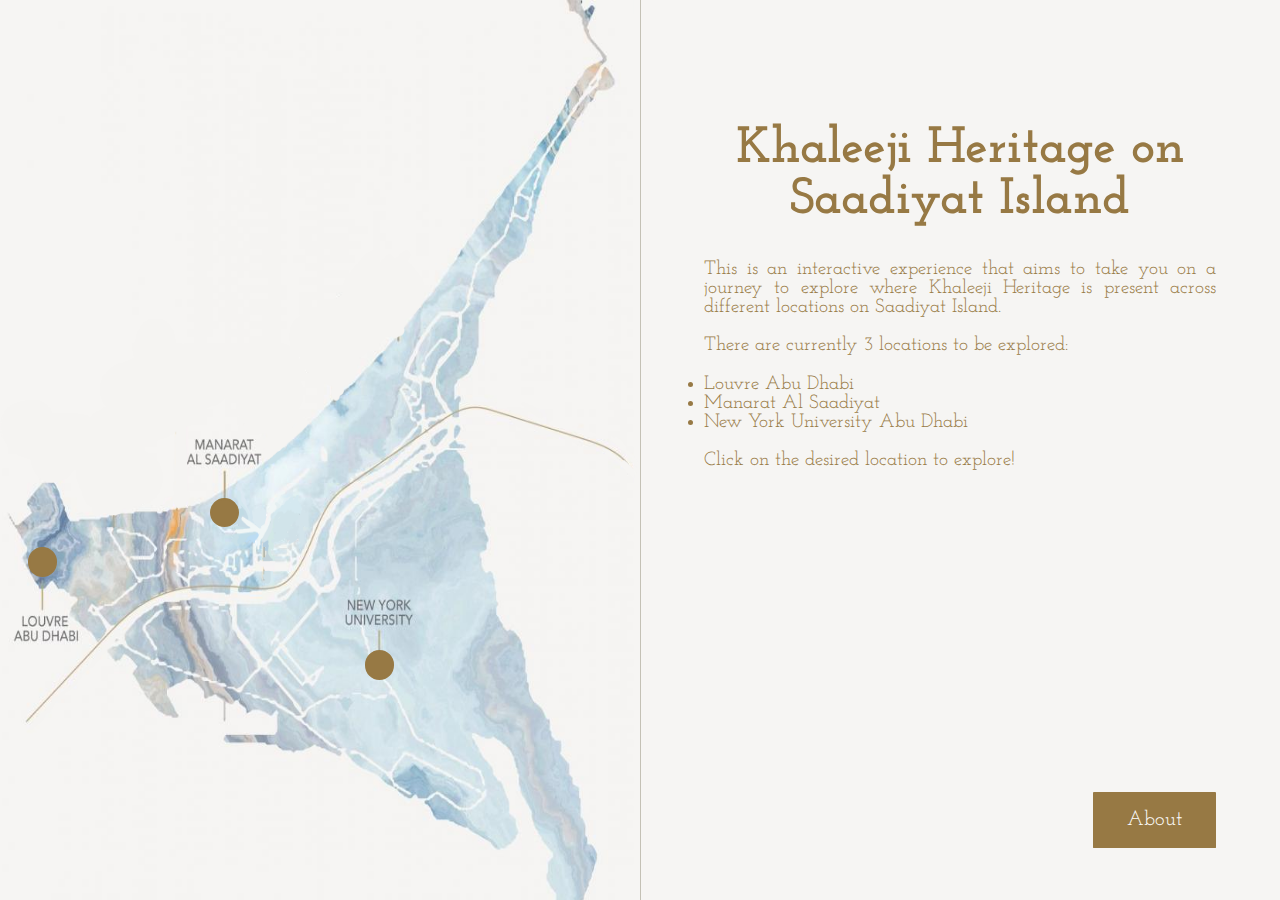
<file: index.html>
<!DOCTYPE html>
<html lang="en">

<head>
    <meta charset="UTF-8">
    <meta http-equiv="X-UA-Compatible" content="IE=edge">
    <meta name="viewport" content="width=device-width, initial-scale=1.0">
    <link rel="stylesheet" href="style.css">
    <title> Khaleeji Music Heritage </title>
    <script src="script.js"></script>
</head>

<body>
    <div class="background-container">
        <img src="/images/map.png" alt="map">
    </div>
    <div class="center-line"></div>
    <div class="description">
        <h1> Khaleeji Heritage on Saadiyat Island</h1>
        <p>This is an interactive experience that aims to take you on a journey to explore where Khaleeji Heritage is
            present across different locations on Saadiyat Island.</p>
        <P>There are currently 3 locations to be explored:</P>
        <li>Louvre Abu Dhabi</li>
        <li>Manarat Al Saadiyat</li>
        <li>New York University Abu Dhabi</li>
        <p>Click on the desired location to explore!</p>
    </div>

    <button class="about-button" onclick="displayAbout()"> About </button>

    <div class="about">
        <div class="about-description">
            <h1> About</h1>
            <p> This is an online interactive experience exploring how Khaleeji heritage is presented across various
                locations on Saadiyat Island in Abu Dhabi, UAE. This website is built from scratch and it exhibits
                Khaleeji heritage at the following locations: Manarat Al Saadiyat, Louvre Abu Dhabi, and NYU Abu Dhabi.
                The goal of this project is to depict the essence of ethnography for users by taking them on a
                mesmerizing journey that provides them with the chance to see and hear for themselves aspects that
                represent Khaleeji heritage in its raw form. It allows them to take part in the amazing cultural
                experience of Khaleeji heritage regardless of geographical boundaries. The website’s purpose is not to
                be a form of a virtual exhibition of the Khaleeji heritage on its own but to share our own narratives by
                portraying what we heard and saw. The creation of the website and the works displayed are based on
                ethnographic research conducted by Alia Waleed and Umair Shah and are specific to May-June 2022 as some
                of the shown aspects were specifically exhibited during this period.
            </p>
            <p>The motivation for this artwork stems from our own lack of knowledge of the Khaleeji heritage prior to
                taking this course. Although we are living in the UAE, we were hardly aware of places that represented
                the Khaleeji heritage. Through the duration of this course, we became acquainted with numerous sources
                and representations of Khaleeji heritage on Saadiyat Island itself, and so we realized that the
                treasures of Khaleeji heritage are not as far from us as we assumed them to be rather they are merely
                under-explored. Driven by the motive to make Khaleeji heritage more accessible and apparent in the
                cultural paradigm, we created this audio-visual website. The purpose of this website, as stated above,
                is to make the Khaleeji heritage more accessible to others by sharing our own experiences.
            </p>
            <p>
                Throughout the duration of our course, “Engaging Khaleeji Musical Heritage: An Introduction to Applied
                Ethnomusicology”, we not only read engaging texts pertinent to ethnography, Khaleeji music, and
                heritage, but we also had the luxury of visiting esteemed places like the Louvre Abu Dhabi to experience
                this heritage on our own, leaving room for interpretations as we did not have a tour guide. Therefore,
                we believe that it would be beneficial if we convey a more holistic and sensory experience to our
                audience as well. Using an audio-visual approach on the website helps us make the experience of
                interacting with the Khaleeji heritage more immersive and inspirational as the audience is exposed to
                multiple stimuli as opposed to only being exposed to one stimulus [for example, as opposed to merely
                just reading about the heritage].

            </p>
            <p>
                As we previously mentioned, the website does not serve as a virtual exhibition rather it is the
                depiction of the Khaleeji heritage through our lens. All the videos and audio media on the website are
                taken directly by us and therefore represent our perspective of the Khaleeji heritage experience i.e.
                what we saw and what we heard. This opens the floor to interpretation as the audience can then
                experience the heritage through our lens yet form their backgrounds and perspectives of their own.

            </p>
        </div>
    </div>

    <div class="buttons">
        <button class="button" id="louvre" onclick="enterLouvre()"></button>
        <button class="button" id="nyu" onclick="enterNYU()"></button>
        <button class="button" id="manarat" onclick="enterManarat()"></button>
    </div>

</body>

</html>
</file>
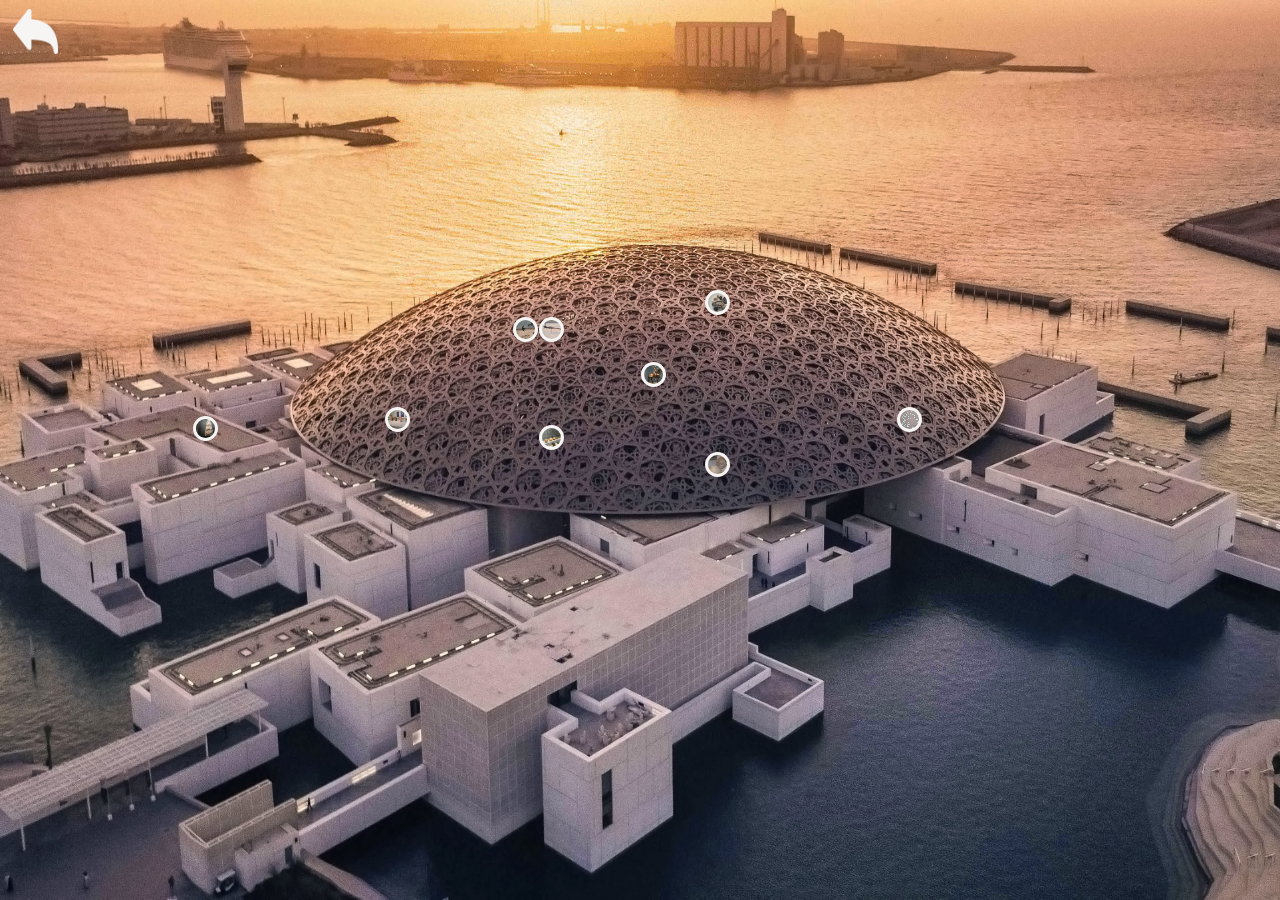
<file: louvre/index.html>
<!DOCTYPE html>
<html lang="en">

<head>
    <meta charset="UTF-8">
    <meta http-equiv="X-UA-Compatible" content="IE=edge">
    <meta name="viewport" content="width=device-width, initial-scale=1.0">
    <title> Louvre Abu Dhabi</title>
    <script src="script.js"></script>
    <link rel="stylesheet" href="style.css">
</head>
<body>
    
    <div>
        <img src="/images/white-back.png" alt="back button" id="back-button" onclick="goHome()">
    </div>
    
    <div class="background-container">
        <img src="/louvre/images/Back.jpg" alt="map">
    
        <div class="works">
            <div class="button" id="axe" onclick="display(this.id)"></div>
            
            <div class="button" id="dagger" onclick="display(this.id)"></div>

            <div class="button" id="pots" onclick="display(this.id)"></div>
            
            <div class="button" id="bottles" onclick="display(this.id)"></div>
            </div>

            <div class="button" id="stones" onclick="display(this.id)"></div>
        
            <div class="button" id="stars" onclick="display(this.id)"></div>
        
            <div class="button" id="horse" onclick="display(this.id)"></div>
            
            <div class="button" id="feather" onclick="display(this.id)"></div>
        
            <div class="button" id="posts" onclick="display(this.id)"></div>
        

    </div>
    
    <div id="overlay">
        <div id="card">
            <img id="art-image">
            <p id="close" onclick="back()">x</p>
<!--
            <h3>Food For Thought - Al Muallaqat</h3>
            <p>Saudi Arabia, Riyadh, 2013
                <br/>
                Maha Malluh (Riyadh, 1959)
                <br/>
                <br/>
                Eleven burned cooking pots
            </p>
-->
        </div>
    </div>
    
    
</body>

</html>


<!--
    <div class="works">
        <div class="artwork" id="vaadaka" onclick="display(this.id)"> VAADAKA</div>
        <div class="artwork" id="fwalat" onclick="display(this.id)"> FWALAT AL ASER </div>
        <div class="artwork" id="past-voices" onclick="display(this.id)"> PAST VOICES </div>
        <div class="artwork" id="dish" onclick="display(this.id)"> DISH</div>
        <div class="artwork" id="outside-in" onclick="display(this.id)"> OUTSIDE IN</div>
        <div class="artwork" id="volcano" onclick="display(this.id)"> AL-BURKAN</div>
        <div class="artwork" id="hauntology" onclick="display(this.id)"> OF HOPE, HOME, AND HAUNTOLOGY </div>
        <div class="artwork" id="boy" onclick="display(this.id)"> THE 90S KID</div>
        <div class="artwork" id="girl" onclick="display(this.id)"> THE 90S KID</div>
    </div>
    <div id="overlay">
        <div id="card">
            <img id="art-image" onmouseover="playAudio(this.className)" onmouseout="stopAudio(this.className)">
            <p id="close" onclick="back()">x</p>
            <p id="instructions"> Hover over the image to play audio!</p>
        </div>
    </div>-->
</file>
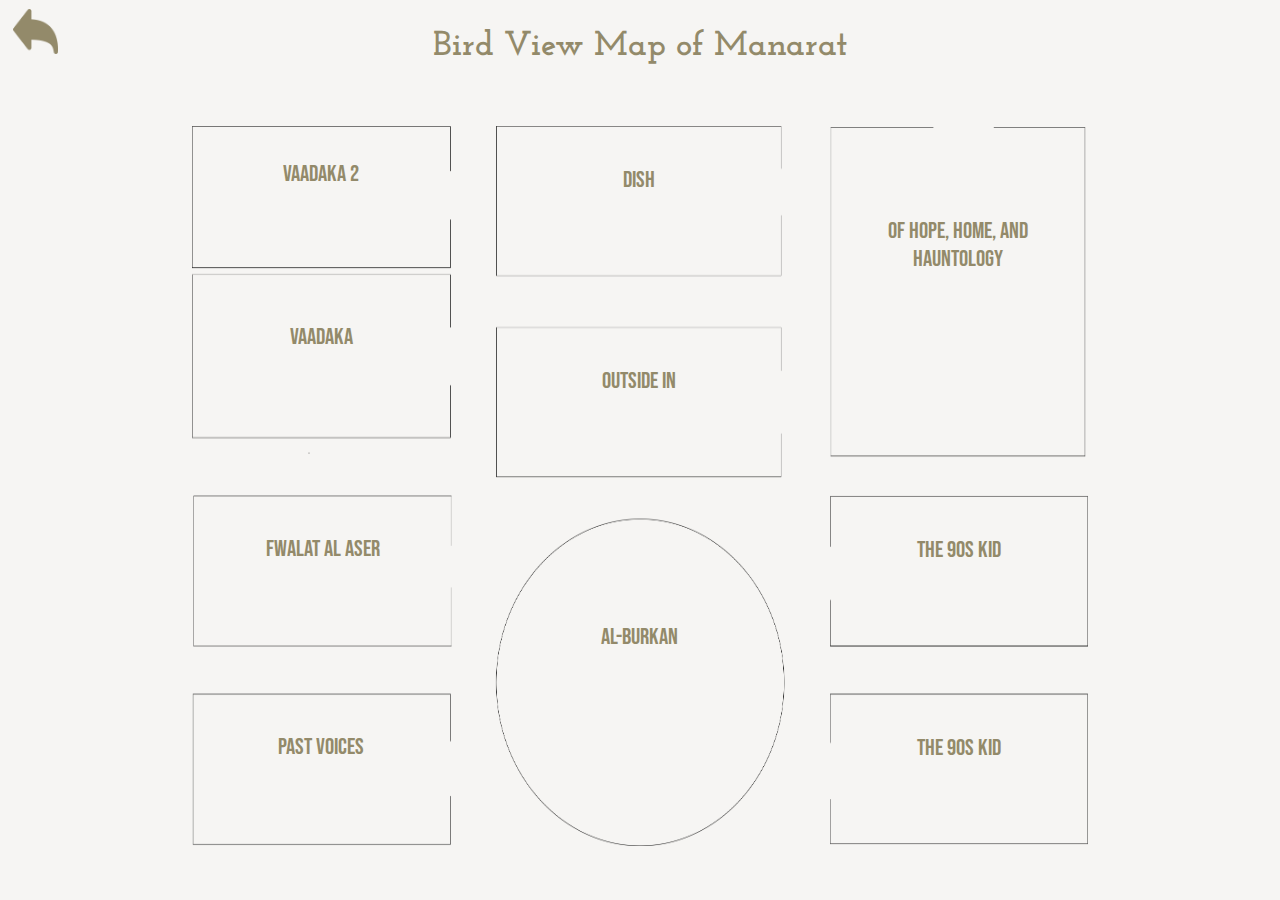
<file: manarat/index.html>
<!DOCTYPE html>
<html lang="en">

<head>
    <meta charset="UTF-8">
    <meta http-equiv="X-UA-Compatible" content="IE=edge">
    <meta name="viewport" content="width=device-width, initial-scale=1.0">
    <title> Manarat Al Saadiyat </title>
    <script src="script.js"></script>
    <link rel="stylesheet" href="style.css">
</head>

<body>
    <img src="/images/back.png" alt="back button" id="back-button" onclick="goHome()">
    <img src="/manarat/images/map.png" class="background-container">
    <div class="works">
        <h2> Bird View Map of Manarat</h2>
        <div class="artwork" id="vaadakaTwo" onclick="display(this.id)"> VAADAKA 2</div>
        <div class="artwork" id="vaadaka" onclick="display(this.id)"> VAADAKA </div>
        <div class="artwork" id="fwalat" onclick="display(this.id)"> FWALAT AL ASER </div>
        <div class="artwork" id="past-voices" onclick="display(this.id)"> PAST VOICES </div>
        <div class="artwork" id="dish" onclick="display(this.id)"> DISH</div>
        <div class="artwork" id="outside-in" onclick="display(this.id)"> OUTSIDE IN</div>
        <div class="artwork" id="volcano" onclick="display(this.id)"> AL-BURKAN</div>
        <div class="artwork" id="hauntology" onclick="display(this.id)"> OF HOPE, HOME, AND HAUNTOLOGY </div>
        <div class="artwork" id="boy" onclick="display(this.id)"> THE 90S KID</div>
        <div class="artwork" id="girl" onclick="display(this.id)"> THE 90S KID</div>
    </div>
    <div id="overlay">
        <div id="card">
            <img id="art-image" onmouseover="playAudio(this.className)" onmouseout="stopAudio(this.className)">
            <p id="close" onclick="back()">x</p>
            <p id="instructions"> Hover over the image to play audio!</p>
        </div>
    </div>
</body>

</html>
</file>
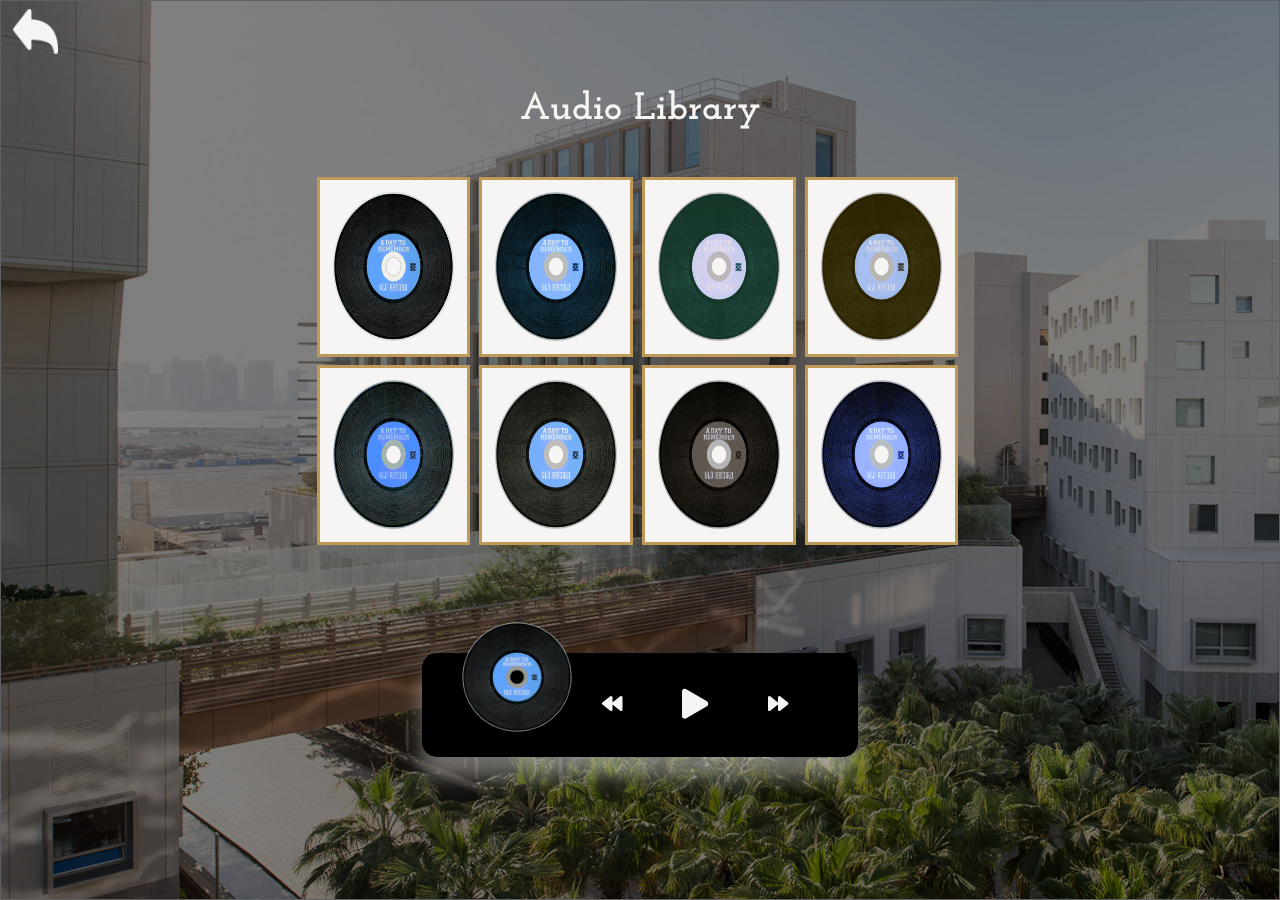
<file: nyu_audio/index.html>
<!DOCTYPE html>
<html lang="en">

<head>
    <meta charset="UTF-8">
    <meta name="viewport" content="width=device-width, initial-scale=1.0">
    <title>Music Player</title>
    <link rel="stylesheet" href="https://cdnjs.cloudflare.com/ajax/libs/font-awesome/5.15.4/css/all.min.css">
    <link rel="stylesheet" href="style.css">
</head>

<body>
    
    <img src="/images/white-back.png" alt="back button" class="back" id="back-button" onclick="goNYU()">
    
    <img class="background-container">
    
    <h2> Audio Library </h2>
    
    <br/>
    <br/>
    <br/>
    <br/>
    <br/>
    <br/>
    <br/>



    <div id="album">
        <img id = 'claps-1' class="0" src="images/claps.png" onClick="reply_click(this.className)" height="125px">
        <img id = 'cling-1' class="1" src="images/cling.png" onClick="reply_click(this.className)" height="125px">
        <img id = 'conclusion-1' class="2" src="images/conclusion.png" onClick="reply_click(this.className)" height="125px">
        <img id = 'discussion-1' class="3" src="images/discussion.png" onClick="reply_click(this.className)" height="125px">
        
    </div>
    
    <div id="album">
        <img id = "playing-1" class="4" onClick="reply_click(this.className)" src="images/playing.png" height="125px">
        <img id = "playingAgain-1" class="5" onClick="reply_click(this.className)" src="images/playingAgain.png" height="125px">
        <img id = "tightening-1" class="6" onClick="reply_click(this.className)"  src="images/tightening.png" height="125px">
        <img id = "workshop-1" class="7" onClick="reply_click(this.className)" src="images/workshop.png" height="125px">
    </div>

    
    <div id="overlay"></div>
            
    <div class="audio-container" id="audio-container">
        
        <div class="audio-info">
            <h4 id="title">Clap</h4>
            <div class="progress-container" id="progress-container">
                <div class="progress" id="progress"></div>
            </div>
        </div>
        <audio src="music/claps.wav" id="audio"></audio>
        <div class="img-container">
            <img src="images/claps.jpg" alt="music-cover" id="cover">
        </div>
        <div class="navigation">
            <button id="prev" class="action-btn">
                <i class="fas fa-backward"></i>
            </button>
            <button id="play" class="action-btn action-btn-big">
                <i class="fas fa-play"></i>
            </button>
            <button id="next" class="action-btn">
                <i class="fas fa-forward"></i>
            </button>

        </div>


    </div>
    <script src="script.js"></script>
</body>

</html>
</file>
<file: style.css>
@import url('https://fonts.googleapis.com/css2?family=Josefin+Slab&display=swap');

html,
body {
    margin: 0;
    padding: 0;
    background-color: #F6F5F3;
}

.background-container {
    height: 100vh;
}

.background-container img {
    width: 50%;
    height: 100%;
    position: absolute;
    z-index: 1;
    filter: grayscale(100%);
}

.background-container img:hover {
    filter: none;
}

.about {
    display: none;
    padding-right: 3%;
}

.about-button {
    position: absolute;
    top: 88vh;
    right: 5vw;
    z-index: 5;
    background-color: rgb(151, 121, 68);
    border: 2px solid rgb(151, 121, 68);
    color: white;
    font-family: 'Josefin Slab';
    font-size: 1.6vw;
    padding: 16px 32px;
    text-align: center;
    text-decoration: none;
    cursor: pointer;
    border-radius: 1%;
}

.about-button:hover {
    background-color: rgba(151, 121, 68, 0);
    border: 2px solid rgb(151, 121, 68);
    color: rgb(151, 121, 68);
}

.center-line {
    border-left: 1.5px solid #c4c1b5;
    top: 0;
    left: 50%;
    height: 100vh;
    z-index: 300;
    position: absolute;
}

.description,
.about {
    left: 50%;
    top: 0;
    position: absolute;
    margin-left: 5%;
    margin-right: 5%;
}

.description {
    margin-top: 5%;
    margin-bottom: 5%;
}

.about {
    overflow-y: scroll;
    height: 85vh;
    margin-left: 5%;
    margin-right: 5%;
    top: 0;
}

.about h1 {
    color: rgb(151, 121, 68);
    font-size: 4vw;
    text-align: center;
    font-family: 'Josefin Slab';
}

.description h1 {
    color: rgb(151, 121, 68);
    font-size: 4vw;
    text-align: center;
    font-family: 'Josefin Slab';
    padding-top: 5%;
}

p,
li {
    color: rgb(151, 121, 68);
    font-size: 1.5vw;
    font-family: 'Josefin Slab';
    text-align: justify;
    text-justify: inter-word;
}

.about p {
    line-height: 1.5;
}

.button {
    background-color: rgb(151, 121, 68);
    border: 2px solid rgb(151, 121, 68);
    color: white;
    padding: 1vw;
    text-align: center;
    text-decoration: none;
    font-size: 16px;
    margin: 2px 1px;
    cursor: pointer;
    border-radius: 50%;
    position: absolute;
    z-index: 10;
}

.button:hover {
    background-color: #aaa28200;
    border: 3px solid rgb(191 153 87);
    animation-name: stretch;
    animation-duration: 1.0s;
    animation-timing-function: ease-out;
    animation-direction: alternate;
    animation-iteration-count: infinite;
    animation-play-state: running;
}

@keyframes stretch {
    0% {
        transform: scale(1.0);
        border-radius: 100%;
    }
    50% {
        background-color: rgb(191 153 87);
    }
    100% {
        transform: scale(1.2);
    }
}

#louvre {
    top: 60.6vh;
    left: 2.1vw;
}

#nyu {
    top: 72vh;
    left: 28.4vw;
}

#manarat {
    top: 55.1vh;
    left: 16.3vw;
}
</file>
<file: louvre/style.css>
@import url('https://fonts.googleapis.com/css2?family=Josefin+Slab&display=swap');

html,
body {
    margin: 0;
    padding: 0;
/*
    background-image: url(images/Back.jpg);
    background-size: cover;
*/
    font-size: 2vw;
    color: #938a6a;
    font-family: "Josefin Slab";
}

.background-container {
    height: 100vh;
}

.background-container img {
    width: 100%;
    height: 100%;
    position: absolute;
    z-index: 1;
}


#back-image{
    height: 100vh;

}

#back-button{
    position: absolute;
    height: 5vh;
    top: 1vh;
    left: 1vw;
    cursor: pointer;
    z-index: 2;

}

.button {
    background-color: #F6F5F3;
    border: 3px solid #F6F5F3;
    color: white;
    padding: 0.75vw;
    text-align: center;
    text-decoration: none;
    font-size: 16px;
    margin: 2px 1px;
    cursor: pointer;
    border-radius: 50%;
    position: absolute;
    z-index: 10;
}

.button:hover{
    background-color: #aaa28200;
    border: 0.5px solid #F6F5F3;
/*    padding: 3vw;*/
    transform: scale(10);
    z-index: 11;
    animation-name: stretch;
    animation-duration: 0.5s;
}

@keyframes stretch {
    0% {
        transform: scale(1.0);
    }
    100% {
        transform: scale(10);
    }
}

.artwork {
    position: absolute;
    background-color: #C9DDE4;
    /* border-radius: 5%; */
    cursor: pointer;
    box-sizing: border-box;
    padding: 1%;
    text-align: center;
}

img {
    max-width: 100%; 
    max-height: 100%; 
    display: inline-grid;
    margin:auto;
}

#posts{

    top: 46vh;
    left: 15vw;
    background-image: url(images/posts.jpg);
    background-size: cover;
    
}

#feather{

    top: 50vh;
    left: 55vw;
    background-image: url(images/feather.jpg);
    background-size: cover;
    
}

#horse{

    top: 40vh;
    left: 50vw;
    background-image: url(images/horse.JPG);
    background-size: cover;
    
}


#stars{

    top: 45vh;
    left: 70vw;
    background-image: url(images/stars.jpg);
    background-size: cover;
    
}

#axe{

    top: 35vh;
    left: 40vw;
    background-image: url(images/axe.JPG);
    background-size: cover;
    
}

#bottles{

    top: 47vh;
    left: 42vw;
    background-image: url(images/bottles.jpg);
    background-size: cover;
    
}

#dagger{

    top: 35vh;
    left: 42vw;
    background-image: url(images/dagger.jpg);
    background-size: cover;
    
}

#pots{
    top: 32vh;
    left: 55vw;
    background-image: url(images/pots.jpg);
    background-size: cover;
}

#stones{
    top: 45vh;
    left: 30vw;
    background-image: url(images/stones.jpg);
    background-size: cover;
}

#overlay {
    width: 100vw;
    height: 100vh;
    background-color: rgba(0, 0, 0, 0.7);
    position: absolute;
    top: 0;
    z-index: 100;
}

/*
#card{
    top:20vh;
    height: 60vh;
    left: 30%;
    width: 70vw;
    position: absolute;
    box-sizing: border-box;
    padding: 1%;
    border-radius: 3%
}
*/


#card{
    background-color: #F6F5F3;
    top: 20vh;
    height: 51vh;
    left: 33vw;
    width: 33vw;
    position: absolute;
    box-sizing: border-box;
    padding: 0.7%;
/*    border-radius: 2%*/
    text-align: center;
}


#close{
    color: #F6F5F3;
    position: absolute;
    cursor: pointer;
    top: 1.5vh;
    right: 1.5vw;
    font-size: 2vw;
    margin: 0;
}

#instructions{
    text-align: center;
    margin-top: 2vh;
}
</file>
<file: manarat/style.css>
@import url('https://fonts.googleapis.com/css2?family=Bebas+Neue&display=swap');
@import url('https://fonts.googleapis.com/css2?family=Josefin+Slab&display=swap');

html,
body {
    margin: 0;
    padding: 0;
    background-color: rgb(246, 245, 243);
    font-size: 1.8vw;
    color: #938a6a;
    font-family: "Bebas Neue";
}

h2 {
    text-align: center;
    font-size: 2.7vw;
    font-family: "Josefin Slab";
}

.background-container {
    height: 80vh;
    width: 70vw;
    top: 14vh;
    left: 15vw;
    position: absolute;
}

#back-button{
    position: absolute;
    height: 5vh;
    top: 1vh;
    left: 1vw;
    cursor: pointer;
}

.artwork {
    position: absolute;
    background-color: #ffffff00;
    cursor: pointer;
    box-sizing: border-box;
    padding: 1%;
    text-align: center;
}

#vaadakaTwo {
    width: 20vw;
    height: 15.4vh;
    left: 15.1vw;
    top: 14.2vh;
    padding-top: 2.5%;
}

#vaadakaTwo:hover {
    background-color: rgb(99 61 41);
}

#vaadaka {
    width: 20vw;
    height: 17.8vh;
    left: 15.1vw;
    top: 30.6vh;
    padding-top: 3.7%;
}

#vaadaka:hover {
    background-color: rgb(17 33 104);
}

#fwalat {
    left: 15.2vw;
    width: 20vw;
    height: 16.4vh;
    top: 55.2vh;
    padding-top: 3%;
}

#fwalat:hover {
    background-color: rgb(174 146 122);
}

#past-voices {
    left: 15.1vw;
    width: 20vw;
    height: 16.6vh;
    top: 77.2vh;
    padding-top: 3%;
}

#past-voices:hover {
    background-color: rgb(106, 17, 158);
}

#dish {
    left: 38.9vw;
    width: 22vw;
    height: 16.4vh;
    top: 14.2vh;
    padding-top: 3%;
}

#dish:hover {
    background-color: rgb(0 13 39);
}

#outside-in {
    left: 38.85vw;
    width: 22.1vw;
    height: 16.5vh;
    top: 36.5vh;
    padding-top: 3%;
}

#outside-in:hover {
    background-color: rgb(196 188 175);
}

#volcano {
    left: 38.8vw;
    width: 22.4vw;
    height: 36vh;
    top: 57.8vh;
    border-radius: 50%;
    padding-top: 8%;
}

#volcano:hover {
    background-color: rgb(244, 217, 216);
}

#hauntology {
    width: 19.7vw;
    height: 36.3vh;
    right: 15.3vw;
    top: 14.2vh;
    padding-top: 7%;
}

#hauntology:hover {
    background-color: rgb(92 94 84);
}

#boy {
    width: 20vw;
    height: 16.4vh;
    right: 15.1vw;
    top: 55.3vh;
    padding-top: 3%;
}

#boy:hover {
    background-color: rgb(28, 13, 201);
}

#girl {
    width: 20vw;
    height: 16.4vh;
    right: 15.1vw;
    top: 77.3vh;
    padding-top: 3%;
}

#girl:hover {
    background-color: #e2a5d9;
}

#overlay {
    width: 100vw;
    height: 100vh;
    background-color: rgba(0, 0, 0, 0.7);
    position: absolute;
    top: 0;
    display: none;
}

#card{
    background-color: #F6F5F3;
    top: 10vh;
    height: 80vh;
    left: 35vw;
    width: 30vw;
    position: absolute;
    box-sizing: border-box;
    padding: 1%;
}

img {
    max-width: 100%; 
    max-height: 92%; 
    display:block;
    margin:auto;
}

#close{
    position: absolute;
    cursor: pointer;
    top: 0vh;
    right: 0.5vw;
    font-size: 2vw;
    margin: 0;
    font-family: "Josefin Slab";
}

#instructions{
    text-align: center;
    margin-top: 2vh;
}
</file>
<file: nyu_audio/style.css>
@import url('https://fonts.googleapis.com/css?family=Lato&display=swap');
@import url('https://fonts.googleapis.com/css2?family=Josefin+Slab&display=swap');

*{
    box-sizing: border-box;
}

body{
    height: 100vh;
    margin: 0;
    font-family: 'Lato', sans-serif;
    /*background-image: linear-gradient(
    0deg,
    rgba(247, 247, 247, 1) 23.8%,
    rgba(252, 221, 221, 1) 92%
  );*/
/*    background-image: linear-gradient(0deg, rgba(251,252,13,1) 23.8%, rgba(255,170,1,0.99) 92%);*/
    
    display: flex;
    flex-direction: column;
    align-items: center;
    justify-content: center;
}

.background-container {
  background-image: url("/nyu/images/nyu.jpeg");
  background-repeat: no-repeat;
  height: 100vh;
  width: 100vw;
  position:fixed;
}

h2{
  color: #F6F5F3;
  text-align: center;
  padding-bottom: 3%;
  font-size: 3vw;
  margin-top: 0;
  font-family: 'Josefin Slab';
  z-index: 5;
  position: absolute;
  top: 10vh;
}

#album img {
  width: 12vw;
  height: 20vh;
    padding: 2%;
    background-color: #F6F5F3; 
    margin-right: 5px;
    margin-bottom: 5px;

    border: 3px solid rgb(191,153,87);

}

#album img:hover {
  transform: scale(1.2);
}

#overlay {
  width: 100vw;
  height: 100vh;
  background-color: rgba(0, 0, 0, 0.5);
  position: absolute;
  position:fixed;
  top: 0;
}

#album {
    display: subgrid;
    border-radius: 50%;
    object-fit: cover;
    z-index: 100;
    grid-template-columns: repeat(4);
/*    position: relative;*/
    align-content: center;
}



/* #overplow{ */
/*    position: absolute;*/
/*    transform: translateX(0%);*/
/* } */


/* #overplow:hover{ */
/*    background-color: #aaa28200;*/
/*    border: 1px solid bisque;*/
/*    padding: 3vw;*/
/*    transform: scale(1.2);*/
/*    z-index: 1000;*/

/*  */



.audio-container{
    background-color: #000;
    border-radius: 15px;
    box-shadow: 0 20px 20px 0 #f6f5f368;
    display: flex;
    padding: 25px 40px;
    position: relative;
    margin: 100px 0;
    z-index: 10;
}

.img-container {
    position: relative;
    width: 110px;
  }

  .img-container img {
    border-radius: 50%;
    object-fit: cover;
    height: 110px;
    width: inherit;
    position: absolute;
    bottom: 0;
    left: 0;
    animation: rotate 3s linear infinite;
    animation-play-state: paused;
    
  }

  .audio-container.play .img-container img {
    animation-play-state: running;
  }

  @keyframes rotate {
    from {
      transform: rotate(0deg);
    }
  
    to {
      transform: rotate(360deg);
    }
  }

  .navigation {
    display: flex;
    align-items: center;
    justify-content: center;
    z-index: 1;
  }
  
  .action-btn {
    background-color: #000;
    border: 0;
    color: #F6F5F3;
    font-size: 20px;
    cursor: pointer;
    padding: 10px;
    margin: 0 20px;
  }


  .action-btn.action-btn-big {
    color: #F6F5F3;
    font-size: 30px;
  }

  .action-btn:focus {
    outline: 0;
  }

  .audio-info {
    background-color: #F6F5F3;
    border-radius: 15px 15px 0 0;
    position: absolute;
    top: 0;
    left: 20px;
    width: calc(100% - 40px);
    padding: 10px 10px 10px 150px;
    opacity: 0;
    transform: translateY(0%);
    transition: transform 0.3s ease-in, opacity 0.3s ease-in;
    z-index: 0;
  }
  
  .audio-container.play .audio-info {
    opacity: 1;
    transform: translateY(-100%);
  }
  
  .audio-info h4 {
    margin: 0;
  }
  
  .progress-container {
    background: #ffffff;
    border-radius: 5px;
    cursor: pointer;
    margin: 10px 0;
    height: 4px;
    width: 100%;
  }
  
  .progress {
    background-color: #000;
    border-radius: 5px;
    height: 100%;
    width: 50%;
    transition: width 0.1s linear;
  }
  
  #back-button{
    position: absolute;
    height: 5vh;
    top: 1vh;
    left: 1vw;
    cursor: pointer;
    z-index: 2;

}
</file>
